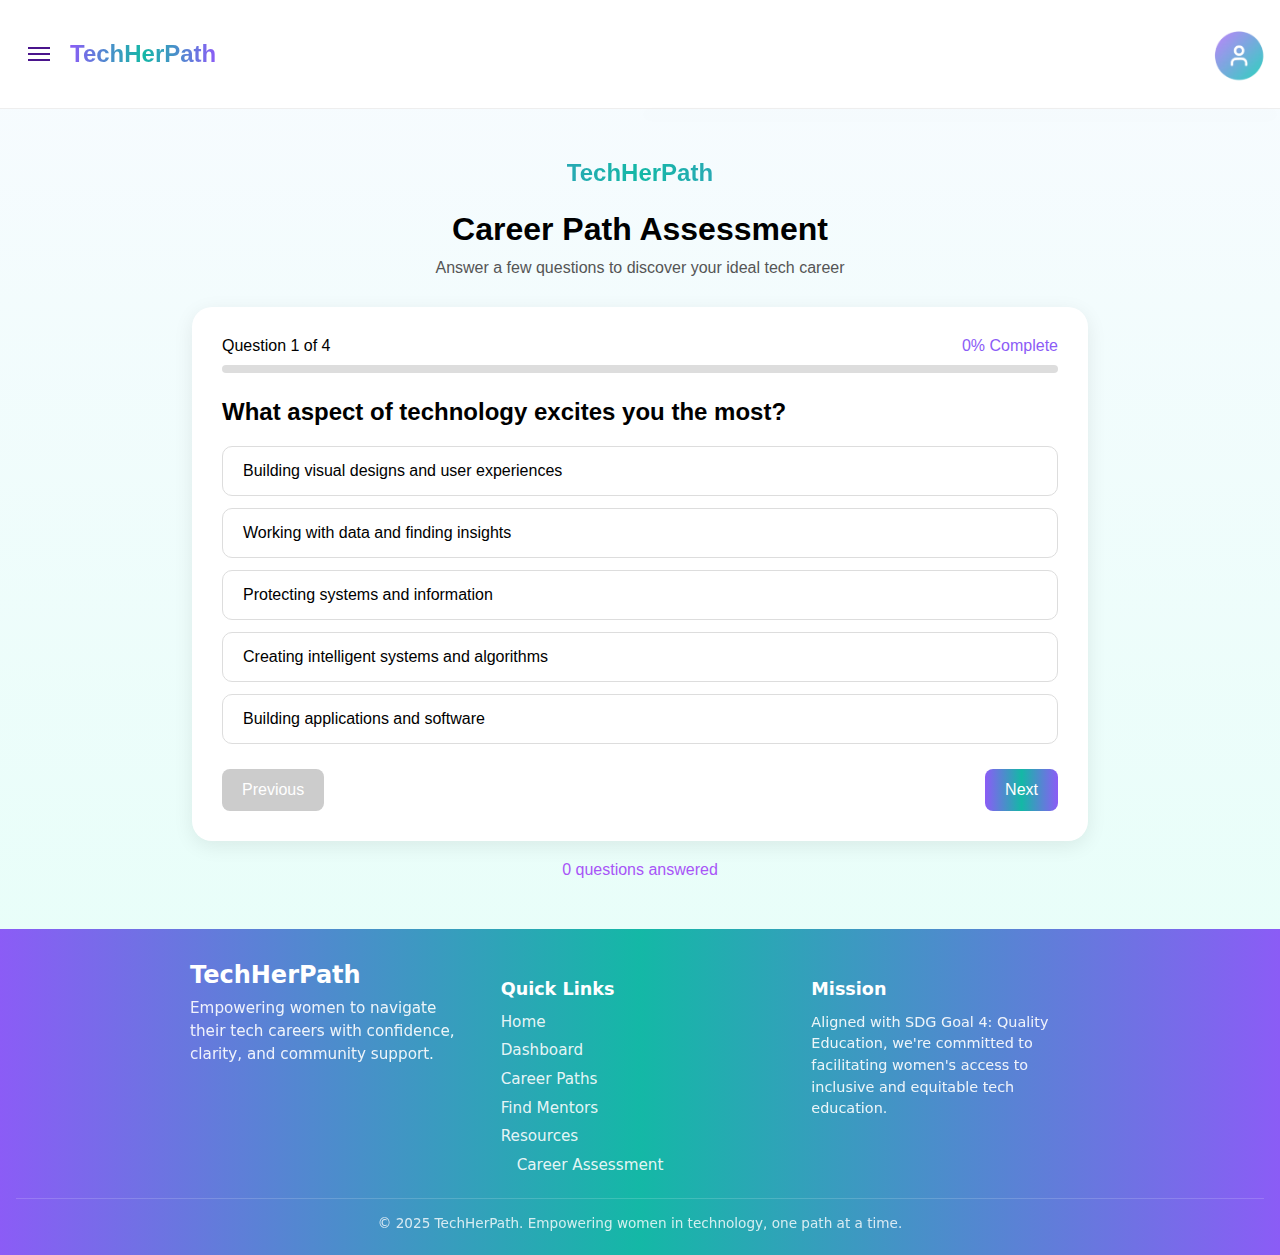
<file: assessment.html>
<!DOCTYPE html>
<html lang="en">

<head>
  <meta charset="UTF-8">
  <meta name="viewport" content="width=device-width, initial-scale=1.0">
  <title>Career Path Assessment</title>
  <link rel="stylesheet" href="assessment.css">
</head>

<body>

  <!-- DESKTOP SIDEBAR -->
  <aside class="sidebar" id="sidebar">
    <nav class="nav-links">
      <a href="index.html" class="nav-link active">Home</a>
      <a href="dashboard.html" class="nav-link">Dashboard</a>
      <a href="career-roadmap.html" class="nav-link">Career Roadmap</a>
      <a href="findmentors.html" class="nav-link">Find Mentors</a>
      <a href="resources.html" class="nav-link">Resources</a>
      <a href="assessment.html" class="nav-link">Career Assessment</a>
      <a href="loginsignin.html" class="nav-link">Sign Out</a>
    </nav>
  </aside>

  <!-- Header -->
  <header class="header">
    <button class="hamburger" id="hamburger">
      <span></span><span></span><span></span>
    </button>
    <div class="logo">
      <p class="gradient-text">TechHerPath</p>
    </div>
    <div class="profile"><img src="profile.png" alt="profile" width="60px"></div>

    <!-- Mobile Menu -->
    <div class="mobile-menu" id="mobileMenu">
      <nav class="nav-links">
        <a href="index.html" class="nav-link active">Home</a>
        <a href="dashboard.html" class="nav-link">Dashboard</a>
        <a href="career-roadmap.html" class="nav-link">Career Roadmap</a>
        <a href="findmentors.html" class="nav-link">Find Mentors</a>
        <a href="resources.html" class="nav-link">Resources</a>
        <a href="assessment.html" class="nav-link">Career Assessment</a>
        <a href="loginsignin.html" class="nav-link">Sign Out</a>
      </nav>
    </div>
  </header>

  <div id="assessment-screen" class="assessment-container">

    <div class="top-icon">
      <p class="gradient-text">TechHerPath</p>
    </div>

    <h1>Career Path Assessment</h1>
    <p class="subtitle">Answer a few questions to discover your ideal tech career</p>

    <div class="card">

      <div class="progress-header">
        <span id="questionNumber">Question 1 of 4</span>
        <span id="progressText" class="purple">0% Complete</span>
      </div>

      <div class="progress-bar">
        <div id="progressFill"></div>
      </div>

      <h2 id="questionText"></h2>
      <div id="optionsContainer"></div>

      <div class="nav-buttons">
        <button class="btn" id="prevBtn" disabled>Previous</button>
        <button class="btn" id="nextBtn">Next</button>
      </div>
    </div>

    <p id="statusText" class="status-message">0 questions answered</p>
  </div>



  <!-- ANALYZING SCREEN -->
  <div id="analyzing-screen" class="analyzing-container" style="display:none;">
    <div class="card">
      <div class="loader"></div>
      <h2>Analyzing your responses...</h2>
      <p>Matching you with the perfect tech career paths.</p>
    </div>
  </div>


  <!-- RESULT SCREEN -->
  <div id="result-screen" class="result-container" style="display:none;">

    <div class="result-card">
      <h1>Your Career Matches! 🎉</h1>
      <p>
        Based on your responses, here are the tech careers that align
        perfectly with your interests and strengths.
      </p>
    </div>

    <div class="matches">
      <div class="match-item"> UI/UX Designer</div>
      <div class="match-item"> Frontend Developer</div>
      <div class="match-item"> Data Analyst</div>
    </div>

    <div class="footer-note">
      <h3>Want to explore more?</h3>
      <p>
        These are your top matches, but you can always explore other career
        paths on your dashboard.
      </p>
    </div>

    <!-- Navigation Buttons -->
        <div class="navigation-buttons">
            <button id="prevBtn" class="btn btn-secondary"><a href="dashboard.html">Back to Dashboard</a></button>
            <button id="nextBtn" class="btn btn-primary"><a href="career.html">View Career Roadmap</a></button>
        </div>

  </div>

  <!-- FOOTER -->
  <footer class="site-footer">
    <div class="footer-inner">
      <div class="footer-brand">
        <span class="footer-logo">TechHerPath</span>
        <p class="footer-tagline">
          Empowering women to navigate their tech careers with confidence, clarity, and community support.
        </p>
      </div>

      <div class="footer-section">
        <h3>Quick Links</h3>
        <ul>
          <li><a href="index.html">Home</a></li>
          <li><a href="dashboard.html">Dashboard</a></li>
          <li><a href="career-roadmap.html">Career Paths</a></li>
          <li><a href="findmentors.html">Find Mentors</a></li>
          <li><a href="resources.html">Resources</a></li>
          <li><a href="assessment.html" class="nav-link">Career Assessment</a></li>
        </ul>
      </div>

      <div class="footer-section">
        <h3>Mission</h3>
        <p>
          Aligned with SDG Goal 4: Quality Education, we're committed to facilitating women's access to inclusive and
          equitable tech education.
        </p>
      </div>
    </div>
    <p class="footer-copyright">
      © 2025 TechHerPath. Empowering women in technology, one path at a time.
    </p>
  </footer>
  <script src="responsive.js"></script>
  <script src="assessment.js"></script>
</body>

</html>
</file>
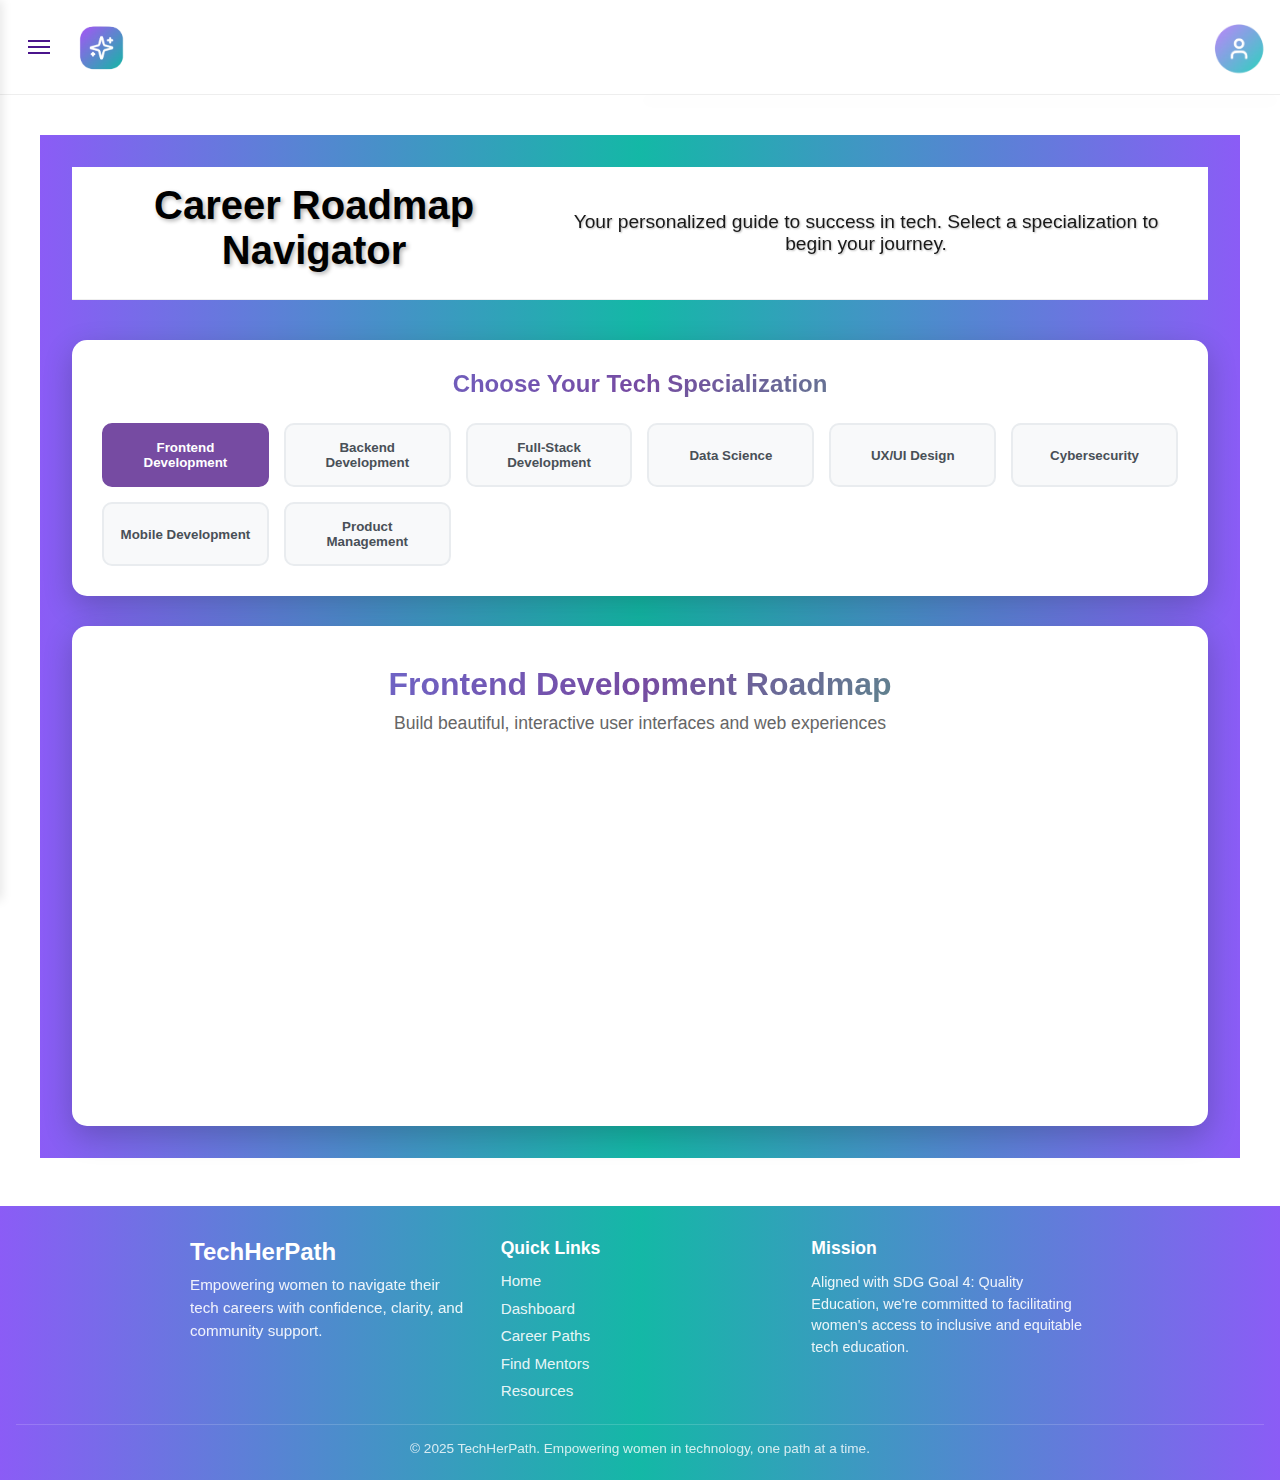
<file: career-roadmap.html>
<!DOCTYPE html>
<html lang="en">
<head>
    <meta charset="UTF-8">
    <meta name="viewport" content="width=device-width, initial-scale=1.0">
    <link rel="stylesheet" href="career.css">
    <link href="https://fonts.cdnfonts.com/css/euclid-circular-a" rel="stylesheet">
    <title>Career Roadmap - TechHerPath</title>
</head>
<body>
<!-- DESKTOP SIDEBAR -->
  <aside class="sidebar" id="sidebar">
    <nav class="nav-links">
      <a href="index.html" class="nav-link active">Home</a>
      <a href="dashboard.html" class="nav-link">Dashboard</a>
      <a href="career-roadmap.html" class="nav-link">Career Roadmap</a>
      <a href="findmentors.html" class="nav-link">Find Mentors</a>
      <a href="resources" class="nav-link">Resources</a>
    </nav>
  </aside>

  <!-- MAIN CONTENT -->
  <div class="main-wrapper">

    <!-- Header -->
    <header class="header">
      <button class="hamburger" id="hamburger">
        <span></span><span></span><span></span>
      </button>
      <div class="logo"><img src="websitelogo.png" alt="Logo" width="60px"></div>
      <div class="profile"><img src="profile.png" alt="profile" width="60px"></div>

      <!-- Mobile Menu -->
      <div class="mobile-menu" id="mobileMenu">
        <nav class="nav-links">
          <a href="index.html" class="nav-link active">Home</a>
          <a href="dashboard.html" class="nav-link">Dashboard</a>
          <a href="career-roadmap.html" class="nav-link">Career Roadmap</a>
          <a href="findmentors.html" class="nav-link">Find Mentors</a>
          <a href="resources.html" class="nav-link">Resources</a>
        </nav>
      </div>
    </header>
    <!-- Main Content -->
    <div class="container" id="mainContent">
        <div class="header">
            <h1>Career Roadmap Navigator</h1>
            <p>Your personalized guide to success in tech. Select a specialization to begin your journey.</p>
        </div>

        <div class="specialization-selector">
            <h2 class="selector-title">Choose Your Tech Specialization</h2>
            <div class="specialization-buttons">
                <button class="spec-btn active" onclick="showRoadmap('frontend')">Frontend Development</button>
                <button class="spec-btn" onclick="showRoadmap('backend')">Backend Development</button>
                <button class="spec-btn" onclick="showRoadmap('fullstack')">Full-Stack Development</button>
                <button class="spec-btn" onclick="showRoadmap('datascience')">Data Science</button>
                <button class="spec-btn" onclick="showRoadmap('uxui')">UX/UI Design</button>
                <button class="spec-btn" onclick="showRoadmap('cybersecurity')">Cybersecurity</button>
                <button class="spec-btn" onclick="showRoadmap('mobile')">Mobile Development</button>
                <button class="spec-btn" onclick="showRoadmap('product')">Product Management</button>
            </div>
        </div>

        <div class="roadmap-container">
            <div class="roadmap-header">
                <h2 id="roadmap-title">Frontend Development Roadmap</h2>
                <p id="roadmap-description">Build beautiful, interactive user interfaces and web experiences</p>
            </div>

            <div class="roadmap-steps" id="roadmap-content">
                <!-- Roadmap content will be dynamically updated by JavaScript -->
            </div>
        </div>
    </div>
       
       <!-- FOOTER -->
<footer class="site-footer">
  <div class="footer-inner">
    <div class="footer-brand">
      <span class="footer-logo">TechHerPath</span>
      <p class="footer-tagline">
        Empowering women to navigate their tech careers with confidence, clarity, and community support.
      </p>
    </div>

    <div class="footer-section">
      <h3>Quick Links</h3>
      <ul>
        <li><a href="index.html">Home</a></li>
        <li><a href="dashboard.html">Dashboard</a></li>
        <li><a href="career-roadmap.html">Career Paths</a></li>
        <li><a href="findmentors.html">Find Mentors</a></li>
        <li><a href="resources.html">Resources</a></li>
      </ul>
    </div>

    <div class="footer-section">
      <h3>Mission</h3>
      <p>
        Aligned with SDG Goal 4: Quality Education, we're committed to facilitating women's access to inclusive and equitable tech education.
      </p>
    </div>
  </div>
  <p class="footer-copyright">
      © 2025 TechHerPath. Empowering women in technology, one path at a time.
    </p>
</footer>
    
    <script src="responsive.js"></script>
    <script src="career.js"></script>  
</body>

</html>
</file>
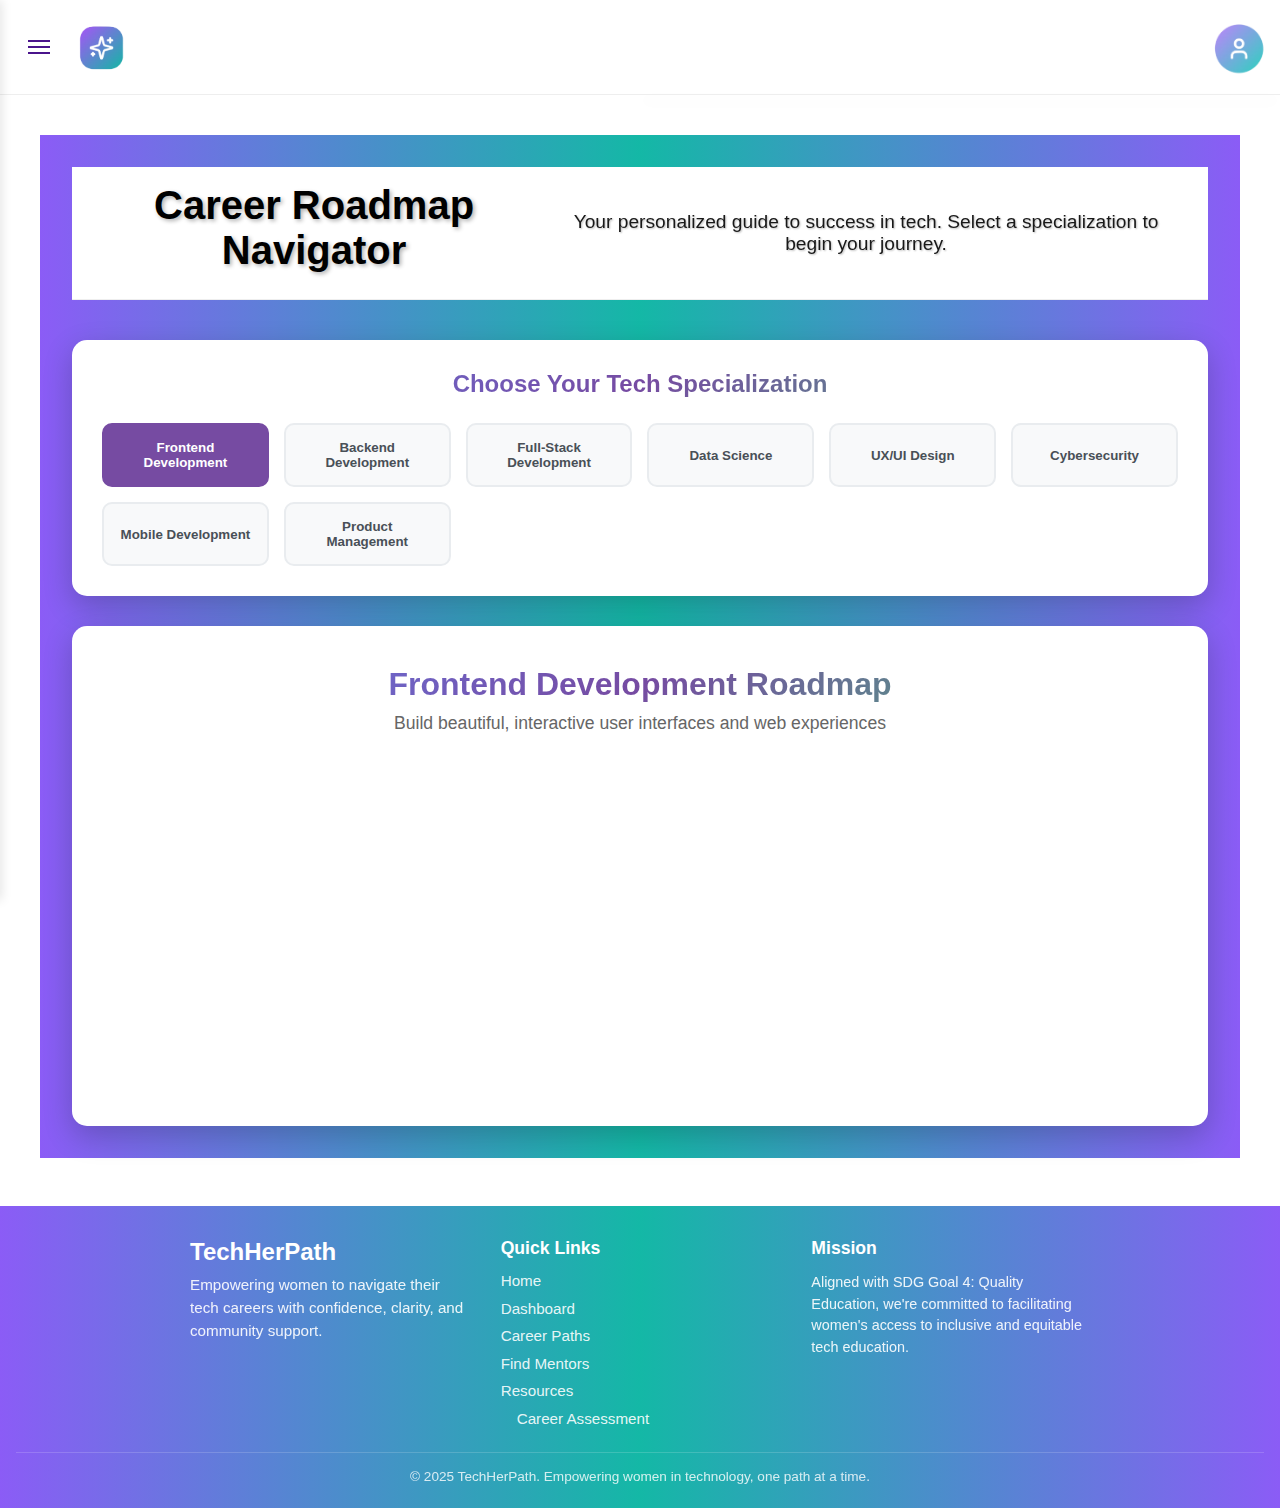
<file: career.html>
<!DOCTYPE html>
<html lang="en">

<head>
    <meta charset="UTF-8">
    <meta name="viewport" content="width=device-width, initial-scale=1.0">
    <link rel="stylesheet" href="career.css">
    <link href="https://fonts.cdnfonts.com/css/euclid-circular-a" rel="stylesheet">
    <title>Career Roadmap - TechHerPath</title>
</head>

<body>
    <!-- DESKTOP SIDEBAR -->
  <aside class="sidebar" id="sidebar">
    <nav class="nav-links">
      <a href="index.html" class="nav-link active">Home</a>
      <a href="dashboard.html" class="nav-link">Dashboard</a>
      <a href="#" class="nav-link">Career Roadmap</a>
      <a href="findmentors.html" class="nav-link">Find Mentors</a>
      <a href="resources" class="nav-link">Resources</a>
      <a href="assessment.html" class="nav-link">Career Assessment</a>
      <a href="loginsignin.html" class="nav-link">Sign out</a>
    </nav>
  </aside>

  <!-- Navigation Menu -->
    <header class="header">
      <button class="hamburger" id="hamburger">
        <span></span><span></span><span></span>
      </button>
      <div class="logo"><img src="websitelogo.png" alt="Logo" width="60px"></div>
      <div class="profile"><img src="profile.png" alt="profile" width="60px"></div>

      <!-- Mobile Menu -->
      <div class="mobile-menu" id="mobileMenu">
        <nav class="nav-links">
          <a href="index.html" class="nav-link active">Home</a>
          <a href="dashboard.html" class="nav-link">Dashboard</a>
          <a href="#" class="nav-link">Career Roadmap</a>
          <a href="findmentors.html" class="nav-link">Find Mentors</a>
          <a href="resources.html" class="nav-link">Resources</a>
          <a href="assessment.html" class="nav-link">Career Assessment</a>
          <a href="loginsignin.html" class="nav-link">Sign out</a>
        </nav>
      </div>
    </header>

    <!-- Main Content -->
    <div class="container" id="mainContent">
        <div class="header">
            <h1>Career Roadmap Navigator</h1>
            <p>Your personalized guide to success in tech. Select a specialization to begin your journey.</p>
        </div>

        <div class="specialization-selector">
            <h2 class="selector-title">Choose Your Tech Specialization</h2>
            <div class="specialization-buttons">
                <button class="spec-btn active" onclick="showRoadmap('frontend')">Frontend Development</button>
                <button class="spec-btn" onclick="showRoadmap('backend')">Backend Development</button>
                <button class="spec-btn" onclick="showRoadmap('fullstack')">Full-Stack Development</button>
                <button class="spec-btn" onclick="showRoadmap('datascience')">Data Science</button>
                <button class="spec-btn" onclick="showRoadmap('uxui')">UX/UI Design</button>
                <button class="spec-btn" onclick="showRoadmap('cybersecurity')">Cybersecurity</button>
                <button class="spec-btn" onclick="showRoadmap('mobile')">Mobile Development</button>
                <button class="spec-btn" onclick="showRoadmap('product')">Product Management</button>
            </div>
        </div>

        <div class="roadmap-container">
            <div class="roadmap-header">
                <h2 id="roadmap-title">Frontend Development Roadmap</h2>
                <p id="roadmap-description">Build beautiful, interactive user interfaces and web experiences</p>
            </div>

            <div class="roadmap-steps" id="roadmap-content">
                <!-- Roadmap content will be dynamically updated by JavaScript -->
            </div>
        </div>
    </div>

    <!-- FOOTER -->
<footer class="site-footer">
  <div class="footer-inner">
    <div class="footer-brand">
      <span class="footer-logo">TechHerPath</span>
      <p class="footer-tagline">
        Empowering women to navigate their tech careers with confidence, clarity, and community support.
      </p>
    </div>

    <div class="footer-section">
      <h3>Quick Links</h3>
      <ul>
        <li><a href="index.html">Home</a></li>
        <li><a href="dashboard.html">Dashboard</a></li>
        <li><a href="#">Career Paths</a></li>
        <li><a href="findmentors.html">Find Mentors</a></li>
        <li><a href="resources.html">Resources</a></li>
        <li><a href="assessment.html" class="nav-link">Career Assessment</a></li>
      </ul>
    </div>

    <div class="footer-section">
      <h3>Mission</h3>
      <p>
        Aligned with SDG Goal 4: Quality Education, we're committed to facilitating women's access to inclusive and equitable tech education.
      </p>
    </div>
  </div>
  <p class="footer-copyright">
      © 2025 TechHerPath. Empowering women in technology, one path at a time.
    </p>
</footer>
    <script src="career.js"></script>
    <script src="responsive.js"></script>
    
</body>


</html>
</file>
<file: assessment.css>
body {
  margin: 0;
  font-family: "Euclid Circular A", sans-serif;
  background: linear-gradient(to bottom, #f8fbff, #e3fff7);
}

:root {
  --primary-purple: #667eea;
  --primary-teal: #14B8A6;
  --mid-purple: #764ba2;
  --accent-green: #48bb78;
  --white: #ffffff;
  --warm-bg: #fafafa;
  --gradient-hero: linear-gradient(to right, #8b5cf6, #14B8A6, #8b5cf6);
  --accent-purple: #a78bfa;
  --accent-teal: #533ad4;
  --light-gray: #f5f5f5;
  --text-dark: #333333;
  --color-text-dark: #2c3e50;
  --color-text-medium: #555555;
}


/* ====================== SIDEBAR (Desktop) ====================== */
.sidebar {
  position: fixed;
  left: -260px;
  top: 0;
  bottom: 0;
  width: 200px;
  background: white;
  padding: 2rem 1.5rem;
  box-shadow: 2px 0 10px rgba(0, 0, 0, 0.1);
  transition: left 0.3s ease;
  z-index: 1000;
}

.sidebar.open {
  left: 0;
}

.nav-links {
  display: flex;
  flex-direction: column;
  gap: 0.8rem;
  margin-top: 3rem;
}

.nav-link {
  color: #555;
  text-decoration: none;
  padding: 0.8rem 1rem;
  border-radius: 6px;
  font-weight: 500;
  transition: 0.2s;
}

.nav-link:hover,
.nav-link.active {
  background: #f0e6ff;
  color: #4a148c;
}

/* ====================== HEADER ====================== */
.header {
  position: relative;
  display: flex;
  align-items: center;
  justify-content: space-between;
  padding: 1rem 1.5rem;
  background: white;
  border-bottom: 1px solid #eee;
  z-index: 900;
}

/* .logo {
  width: 40px; height: 40px;
  background: white;
  color: rgb(255, 255, 255);
  font-weight: bold;
  font-size: 1.4rem;
  display: flex;
  align-items: center;
  justify-content: center;
  border-radius: 8px;
} */

.gradient-text {
  background: var(--gradient-hero);
  -webkit-background-clip: text;
  -webkit-text-fill-color: transparent;
  font-weight: 700;
  font-size: 1.5em;
}

.profile {
  width: 36px;
  height: 36px;
  background: white;
  color: rgb(255, 255, 255);
  font-weight: bold;
  border-radius: 50%;
  display: flex;
  align-items: center;
  justify-content: center;
  font-size: 1.1rem;
}

/* Hamburger */
.hamburger {
  background: none;
  border: none;
  display: flex;
  flex-direction: column;
  gap: 4px;
  cursor: pointer;
  padding: 4px;
}

.hamburger span {
  width: 22px;
  height: 2px;
  background: #4a148c;
  transition: 0.3s;
}

/* Hamburger to X */
.hamburger.open span:nth-child(1) {
  transform: rotate(45deg) translate(5px, 5px);
}

.hamburger.open span:nth-child(2) {
  opacity: 0;
}

.hamburger.open span:nth-child(3) {
  transform: rotate(-45deg) translate(7px, -6px);
}

/* Desktop: Hamburger on left */
@media (min-width: 768px) {
  .header {
    justify-content: flex-start;
    gap: 1rem;
  }

  .hamburger {
    order: 1;
  }

  .logo {
    order: 2;
  }

  .profile {
    order: 3;
    margin-left: auto;
  }
}

/* Mobile: Hamburger on right */
@media (max-width: 767px) {
  .header {
    justify-content: space-between;
  }

  .hamburger {
    order: 3;
  }

  .profile {
    order: 2;
  }

  .logo {
    order: 1;
  }
}

/* ====================== MOBILE DROPDOWN MENU ====================== */
.mobile-menu {
  position: absolute;
  top: 100%;
  left: 50%;
  right: 0;
  background: white;
  border-top: 1px solid #eee;
  box-shadow: 0 6px 16px rgba(0, 0, 0, 0.1);
  max-height: 0;
  overflow: hidden;
  transition: max-height 0.3s ease;
  z-index: 800;
}

.mobile-menu.open {
  max-height: 400px;
  width: 50%;
}

.mobile-menu .nav-links {
  margin-top: 0;
  padding: 1rem 1.5rem;
}

.mobile-menu .nav-link {
  padding: 0.8rem 0;
  border-bottom: 1px solid #eee;
}

.mobile-menu .nav-link:last-child {
  border-bottom: none;
}

/* ---------------- ASSESSMENT SCREEN ---------------- */

.assessment-container {
  width: 70%;
  margin: 50px auto;
  text-align: center;
}

.top-icon img {
  width: 100px;
}

h1 {
  font-size: 32px;
  margin-top: 10px;
}

.subtitle {
  margin-top: -10px;
  margin-bottom: 30px;
  color: #555;
}

.card {
  background: white;
  padding: 30px;
  border-radius: 20px;
  box-shadow: 0 5px 20px rgba(0, 0, 0, 0.08);
  text-align: left;
}

.progress-header {
  display: flex;
  justify-content: space-between;
  margin-bottom: 10px;
}

.purple {
  color: #8b5cf6;
}

.progress-bar {
  width: 100%;
  height: 8px;
  background: #ddd;
  border-radius: 10px;
  margin-bottom: 25px;
  overflow: hidden;
}

#progressFill {
  height: 100%;
  width: 0%;
  background: linear-gradient(90deg, #8b5cf6, #14B8A6, #8b5cf6);
  transition: 0.4s;
}

.option {
  padding: 15px 20px;
  border: 1px solid #ddd;
  margin: 12px 0;
  border-radius: 10px;
  cursor: pointer;
  transition: 0.3s;
}

.option:hover {
  background: #f7f0ff;
  border-color: #c7a7ff;
}

.option.selected {
  background: #f7eaff;
  border-color: #a855f7;
}

.nav-buttons {
  display: flex;
  justify-content: space-between;
  margin-top: 25px;
}

.btn {
  padding: 12px 20px;
  border: none;
  background: linear-gradient(90deg, #8b5cf6, #14B8A6, #8b5cf6);
  color: white;
  border-radius: 8px;
  font-size: 16px;
  cursor: pointer;
}

button:disabled {
  background: #ccc;
  cursor: not-allowed;
}

.status-message {
  margin-top: 20px;
  color: #a855f7;
}



/* ---------------- ANALYZING SCREEN ---------------- */

.analyzing-container {
  display: flex;
  justify-content: center;
  align-items: center;
  height: 90vh;
}

.loader {
  width: 45px;
  height: 45px;
  border: 5px solid #e0e0e0;
  border-top-color: #a855f7;
  border-radius: 50%;
  margin: 0 auto 20px;
  animation: spin 1s linear infinite;
}

@keyframes spin {
  to {
    transform: rotate(360deg);
  }
}


/* ---------------- RESULT SCREEN ---------------- */

.result-container {
  width: 90%;
  max-width: 600px;
  margin: 40px auto;
  text-align: center;
}

.result-card {
  background: white;
  padding: 35px 25px;
  border-radius: 20px;
  box-shadow: 0 4px 25px rgba(0, 0, 0, 0.08);
  margin-bottom: 30px;
}

.matches {
  display: flex;
  flex-direction: column;
  gap: 15px;
  margin-bottom: 35px;
}

.match-item {
  background: #e9ffe6;
  padding: 15px;
  border-radius: 12px;
  border: 1px solid #a855f7
}

/* Mobile-First, Responsive (Exact Match) */
.site-footer {
  background: var(--gradient-hero);
  color: white;
  padding: 2rem 1rem 1.5rem;
  margin-top: 3rem;
  font-family: system-ui, sans-serif;
}

.footer-inner {
  max-width: 900px;
  margin: 0 auto;
  display: flex;
  flex-direction: column;
  gap: 1.8rem;
}

.footer-brand {
  text-align: center;
}

.footer-logo {
  font-size: 1.5rem;
  font-weight: 700;
  display: block;
  margin-bottom: 0.5rem;
}

.footer-tagline {
  font-size: 0.95rem;
  opacity: 0.9;
  line-height: 1.5;
  margin: 0;
}

.footer-section {
  text-align: center;
}

.footer-section h3 {
  font-size: 1.1rem;
  margin-bottom: 0.8rem;
  font-weight: 600;
}

.footer-section ul {
  list-style: none;
  padding: 0;
  margin: 0;
  display: flex;
  flex-direction: column;
  gap: 0.6rem;
}

.footer-section ul li a {
  color: rgba(255, 255, 255, 0.9);
  text-decoration: none;
  font-size: 0.95rem;
  transition: color 0.2s;
}

.footer-section ul li a:hover {
  color: #ffffff;
}

.footer-section p {
  font-size: 0.9rem;
  opacity: 0.9;
  line-height: 1.5;
  margin: 0;
}

.footer-copyright {
  text-align: center;
  font-size: 0.85rem;
  opacity: 0.8;
  margin: 1.5rem 0 0;
  padding-top: 1rem;
  border-top: 1px solid rgba(255, 255, 255, 0.2);
}

/* RESPONSIVE: Desktop (≥768px) */
@media (min-width: 768px) {
  .footer-inner {
    flex-direction: row;
    justify-content: space-between;
    align-items: flex-start;
    text-align: left;
    gap: 2rem;
  }

  .footer-brand {
    flex: 1;
    max-width: 300px;
    text-align: left;
  }

  .footer-section {
    flex: 1;
    text-align: left;
  }

  .footer-section ul {
    align-items: flex-start;
  }

  .footer-copyright {
    grid-column: 1 / -1;
    text-align: center;
  }
}
</file>
<file: career.css>
* {
          margin: 0;
          padding: 0;
          box-sizing: border-box;
          font-family: 'Euclid Circular A', sans-serif;
        }

        :root {
          --primary-purple: #8b5cf6;
          --primary-teal: #14B8A6;
          --color-white: #ffffff;
          --warm-bg: #fafafa;
          --gradient-hero: linear-gradient(to right, #8b5cf6, #14B8A6, #8b5cf6);
          --accent-purple: #a78bfa;
          --accent-teal: #533ad4;
          --color-text-dark: #2c3e50;
          --color-text-medium: #555555;
        }

        body {
          min-height: 100vh;
          padding: 0;
          display: flex;
          flex-direction: column;
        }

        /* ====================== SIDEBAR (Desktop) ====================== */
        .sidebar {
          position: fixed;
          left: -260px;
          top: 0;
          bottom: 0;
          width: 260px;
          background: white;
          padding: 2rem 1.5rem;
          box-shadow: 2px 0 10px rgba(0, 0, 0, 0.1);
          transition: left 0.3s ease;
          z-index: 1000;
        }

        .sidebar.open {
          left: 0;
        }

        .nav-links {
          display: flex;
          flex-direction: column;
          gap: 0.8rem;
          margin-top: 3rem;
        }

        .nav-link {
          color: #555;
          text-decoration: none;
          padding: 0.8rem 1rem;
          border-radius: 6px;
          font-weight: 500;
          transition: 0.2s;
        }

        .nav-link:hover,
        .nav-link.active {
          background: #f0e6ff;
          color: #4a148c;
        }

        /* ====================== HEADER ====================== */
        .header {
          position: relative;
          display: flex;
          align-items: center;
          justify-content: space-between;
          padding: 1rem 1.5rem;
          background: white;
          border-bottom: 1px solid #eee;
          /* z-index: 900; */
        }

         /*.logo {
          width: 40px;
          height: 40px;
          background: white;
          color: rgb(255, 255, 255);
          font-weight: bold;
          font-size: 1.4rem;
          display: flex;
          align-items: center;
          justify-content: center;
          border-radius: 8px;
        } */
        .gradient-text {
          background: var(--gradient-hero);
          -webkit-background-clip: text;
          -webkit-text-fill-color: transparent;
          font-weight: 700;
        }

        .profile {
          width: 36px;
          height: 36px;
          background: white;
          color: rgb(255, 255, 255);
          font-weight: bold;
          border-radius: 50%;
          display: flex;
          align-items: center;
          justify-content: center;
          font-size: 1.5rem;
        }

        /* Hamburger */
        .hamburger {
          background: none;
          border: none;
          display: flex;
          flex-direction: column;
          gap: 4px;
          cursor: pointer;
          padding: 4px;
        }

        .hamburger span {
          width: 22px;
          height: 2px;
          background: #4a148c;
          transition: 0.3s;
        }

        /* Hamburger to X */
        .hamburger.open span:nth-child(1) {
          transform: rotate(45deg) translate(5px, 5px);
        }

        .hamburger.open span:nth-child(2) {
          opacity: 0;
        }

        .hamburger.open span:nth-child(3) {
          transform: rotate(-45deg) translate(7px, -6px);
        }

        /* Desktop: Hamburger on left */
        @media (min-width: 768px) {
          .header {
            justify-content: flex-start;
            gap: 1rem;
          }

          .hamburger {
            order: 1;
          }

          .logo {
            order: 2;
          }

          .profile {
            order: 3;
            margin-left: auto;
          }
        }

        /* Mobile: Hamburger on right */
        @media (max-width: 767px) {
          .header {
            justify-content: space-between;
          }

          .hamburger {
            order: 3;
          }

          .profile {
            order: 2;
          }

          .logo {
            order: 1;
          }
        }

        /* ====================== MOBILE DROPDOWN MENU ====================== */
        .mobile-menu {
          position: absolute;
          top: 100%;
          left: 50%;
          right: 0;
          background: white;
          border-top: 1px solid #eee;
          box-shadow: 0 6px 16px rgba(0, 0, 0, 0.1);
          max-height: 0;
          overflow: hidden;
          transition: max-height 0.3s ease;
          z-index: 800;
        }

        .mobile-menu.open {
          max-height: 400px;
          width: 50%;
        }

        .mobile-menu .nav-links {
          margin-top: 0;
          padding: 1rem 1.5rem;
        }

        .mobile-menu .nav-link {
          padding: 0.8rem 0;
          border-bottom: 1px solid #eee;
        }

        .mobile-menu .nav-link:last-child {
          border-bottom: none;
        }

        /* Navbar Styles - Simplified */

        /* Menu Toggle Button - Always Visible */
        /* .menu-toggle {
            display: block;
            background: none;
            border: none;
            font-size: 1.5rem;
            cursor: pointer;
            color: #764ba2;
            padding: 0.5rem;
            margin-right: 1rem;
        } */

        /* Sidebar Styles */
        /* .sidebar {
            width: 250px;
            background: rgba(255, 255, 255, 0.9);
            backdrop-filter: blur(10px);
            height: calc(100vh - 120px);
            position: fixed;
            left: 0;
            top: 80px;
            display: flex;
            flex-direction: column;
            box-shadow: 2px 0 20px rgba(0,0,0,0.1);
            z-index: 999;
            transform: translateX(-100%);
            transition: transform 0.3s ease;
        }

        .sidebar.open {
            transform: translateX(0);
        } */

        /* Main Content */
        .main-content {
          transition: margin-left 0.3s ease;
        }

        .main-content.sidebar-open {
          margin-left: 250px;
        }

        .container {
          max-width: 1200px;
          margin: 0 auto;
          padding: 2rem;
          flex: 1;
          background: var(--gradient-hero);
        }

        .header {
          text-align: center;
          margin-bottom: 40px;
          color: linear-gradient(135deg, #667eea 0%, #764ba2 50%, #48bb78 100%);
        }

        .header h1 {
          font-size: 2.5rem;
          margin-bottom: 10px;
          text-shadow: 2px 2px 4px rgba(0, 0, 0, 0.3);
          color: linear-gradient(135deg, #667eea 0%, #764ba2 50%, #48bb78 100%);
        }

        .header p {
          font-size: 1.2rem;
          opacity: 0.9;
          text-shadow: 1px 1px 2px rgba(0, 0, 0, 0.3);
          color: linear-gradient(135deg, #667eea 0%, #764ba2 50%, #48bb78 100%);
        }

        .specialization-selector {
          background: white;
          padding: 30px;
          border-radius: 15px;
          box-shadow: 0 10px 30px rgba(0, 0, 0, 0.2);
          margin-bottom: 30px;
        }

        .selector-title {
          text-align: center;
          margin-bottom: 25px;
          background: linear-gradient(135deg, #667eea 0%, #764ba2 50%, #48bb78 100%);
          -webkit-background-clip: text;
          background-clip: text;
          -webkit-text-fill-color: transparent;
          color: transparent;
          font-size: 1.5rem;
        }

        .specialization-buttons {
          display: grid;
          grid-template-columns: repeat(auto-fit, minmax(150px, 1fr));
          gap: 15px;
        }

        .spec-btn {
          padding: 15px;
          background: #f8f9fa;
          border: 2px solid #e9ecef;
          border-radius: 10px;
          cursor: pointer;
          transition: all 0.3s ease;
          font-weight: 600;
          color: #495057;
        }

        .spec-btn:hover {
          background: #667eea;
          color: white;
          border-color: #667eea;
          transform: translateY(-2px);
        }

        .spec-btn.active {
          background: #764ba2;
          color: white;
          border-color: #764ba2;
        }

        .roadmap-container {
          background: white;
          padding: 40px;
          border-radius: 15px;
          box-shadow: 0 10px 30px rgba(0, 0, 0, 0.2);
          min-height: 500px;
        }

        .roadmap-header {
          text-align: center;
          margin-bottom: 40px;
        }

        .roadmap-header h2 {
          background: linear-gradient(135deg, #667eea 0%, #764ba2 50%, #48bb78 100%);
          -webkit-background-clip: text;
          background-clip: text;
          -webkit-text-fill-color: transparent;
          color: transparent;
          font-size: 2rem;
          margin-bottom: 10px;
        }

        .roadmap-header p {
          color: #666;
          font-size: 1.1rem;
        }

        .roadmap-steps {
          display: grid;
          gap: 25px;
        }

        .step {
          background: #f8f9fa;
          padding: 25px;
          border-radius: 10px;
          border-left: 5px solid #764ba2;
          transition: transform 0.3s ease;
        }

        .step:hover {
          transform: translateX(5px);
        }

        .step-header {
          display: flex;
          align-items: center;
          margin-bottom: 15px;
        }

        .step-number {
          background: #764ba2;
          color: white;
          width: 40px;
          height: 40px;
          border-radius: 50%;
          display: flex;
          align-items: center;
          justify-content: center;
          font-weight: bold;
          margin-right: 15px;
        }

        .step-title {
          font-size: 1.3rem;
          color: #333;
          font-weight: 600;
        }

        .step-content {
          color: #555;
          line-height: 1.6;
        }

        .resources {
          margin-top: 15px;
          padding-top: 15px;
          border-top: 1px solid #dee2e6;
        }

        .resources h4 {
          color: #667eea;
          margin-bottom: 10px;
        }

        .resource-list {
          list-style: none;
        }

        .resource-list li {
          margin-bottom: 8px;
          padding-left: 20px;
          position: relative;
        }

        .resource-list li:before {
          content: "→";
          position: absolute;
          left: 0;
          color: #48bb78;
          font-weight: bold;
        }

        .resource-list a {
          color: #764ba2;
          text-decoration: none;
          transition: color 0.3s ease;
        }

        .resource-list a:hover {
          color: #48bb78;
          text-decoration: underline;
        }

        /* Footer Styles */
        /* .footer {
            background: rgba(255, 255, 255, 0.95);
            padding: 2rem 0 1rem 0;
            margin-top: auto;
        }

        .footer-content {
            max-width: 1200px;
            margin: 0 auto;
            display: grid;
            grid-template-columns: 2fr 1fr 1fr;
            gap: 2rem;
            padding: 0 2rem;
        }

        .footer-brand h2 {
            color: #333;;
            margin-bottom: 0.5rem;
            font-size: 1.5rem;
        }

        .footer-brand p {
            color: #666;
            line-height: 1.5;
            font-size: 0.9rem;
        }

        .footer-links h3,
        .footer-mission h3 {
            color: #333;
            margin-bottom: 0.8rem;
            font-size: 1.1rem;
        }

        .footer-links ul {
            list-style: none;
        }

        .footer-links li {
            margin-bottom: 0.4rem;
        }

        .footer-links a {
            color: #666;
            text-decoration: none;
            transition: color 0.3s ease;
            font-size: 0.9rem;
        }

        .footer-links a:hover {
            color: #764ba2;
        }

        .footer-mission p {
            color: #666;
            line-height: 1.5;
            font-size: 0.9rem;
        }

        .copyright {
            text-align: center;
            padding-top: 1.5rem;
            margin-top: 1.5rem;
            border-top: 1px solid #e9ecef;
            color: #666;
            font-size: 0.8rem;
        }  */

        /* Responsive Design */
        @media (max-width: 768px) {
          /*.sidebar {
                width: 280px;
            }*/

          .main-content.sidebar-open {
            margin-left: 0;
          }

          .specialization-buttons {
            grid-template-columns: repeat(2, 1fr);
          }

          .header h1 {
            font-size: 2rem;
          }
        }

        @media (max-width: 480px) {
          /* .navbar {
                padding: 1rem;
            }*/

          .specialization-buttons {
            grid-template-columns: 1fr;
          }

          .header h1 {
            font-size: 1.8rem;
          }

          .step-header {
            flex-direction: column;
            align-items: flex-start;
          }

          .step-number {
            margin-bottom: 10px;
          }

          .container {
            padding: 1rem;
          }

          /*  .sidebar {
                width: 50%;
            }*/

        }

        /* Mobile-First, Responsive (Exact Match) */
        .site-footer {
          background: var(--gradient-hero);
          color: white;
          padding: 2rem 1rem 1.5rem;
          margin-top: 3rem;
          font-family: system-ui, sans-serif;
        }

        .footer-inner {
          max-width: 900px;
          margin: 0 auto;
          display: flex;
          flex-direction: column;
          gap: 1.8rem;
        }

        .footer-brand {
          text-align: center;
        }

        .footer-logo {
          font-size: 1.5rem;
          font-weight: 700;
          display: block;
          margin-bottom: 0.5rem;
        }

        .footer-tagline {
          font-size: 0.95rem;
          opacity: 0.9;
          line-height: 1.5;
          margin: 0;
        }

        .footer-section {
          text-align: center;
        }

        .footer-section h3 {
          font-size: 1.1rem;
          margin-bottom: 0.8rem;
          font-weight: 600;
        }

        .footer-section ul {
          list-style: none;
          padding: 0;
          margin: 0;
          display: flex;
          flex-direction: column;
          gap: 0.6rem;
        }

        .footer-section ul li a {
          color: rgba(255, 255, 255, 0.9);
          text-decoration: none;
          font-size: 0.95rem;
          transition: color 0.2s;
        }

        .footer-section ul li a:hover {
          color: #ffffff;
        }

        .footer-section p {
          font-size: 0.9rem;
          opacity: 0.9;
          line-height: 1.5;
          margin: 0;
        }

        .footer-copyright {
          text-align: center;
          font-size: 0.85rem;
          opacity: 0.8;
          margin: 1.5rem 0 0;
          padding-top: 1rem;
          border-top: 1px solid rgba(255, 255, 255, 0.2);
        }

        /* RESPONSIVE: Desktop (≥768px) */
        @media (min-width: 768px) {
          .footer-inner {
            flex-direction: row;
            justify-content: space-between;
            align-items: flex-start;
            text-align: left;
            gap: 2rem;
          }

          .footer-brand {
            flex: 1;
            max-width: 300px;
            text-align: left;
          }

          .footer-section {
            flex: 1;
            text-align: left;
          }

          .footer-section ul {
            align-items: flex-start;
          }

          .footer-copyright {
            grid-column: 1 / -1;
            text-align: center;
          }
        }
</file>
